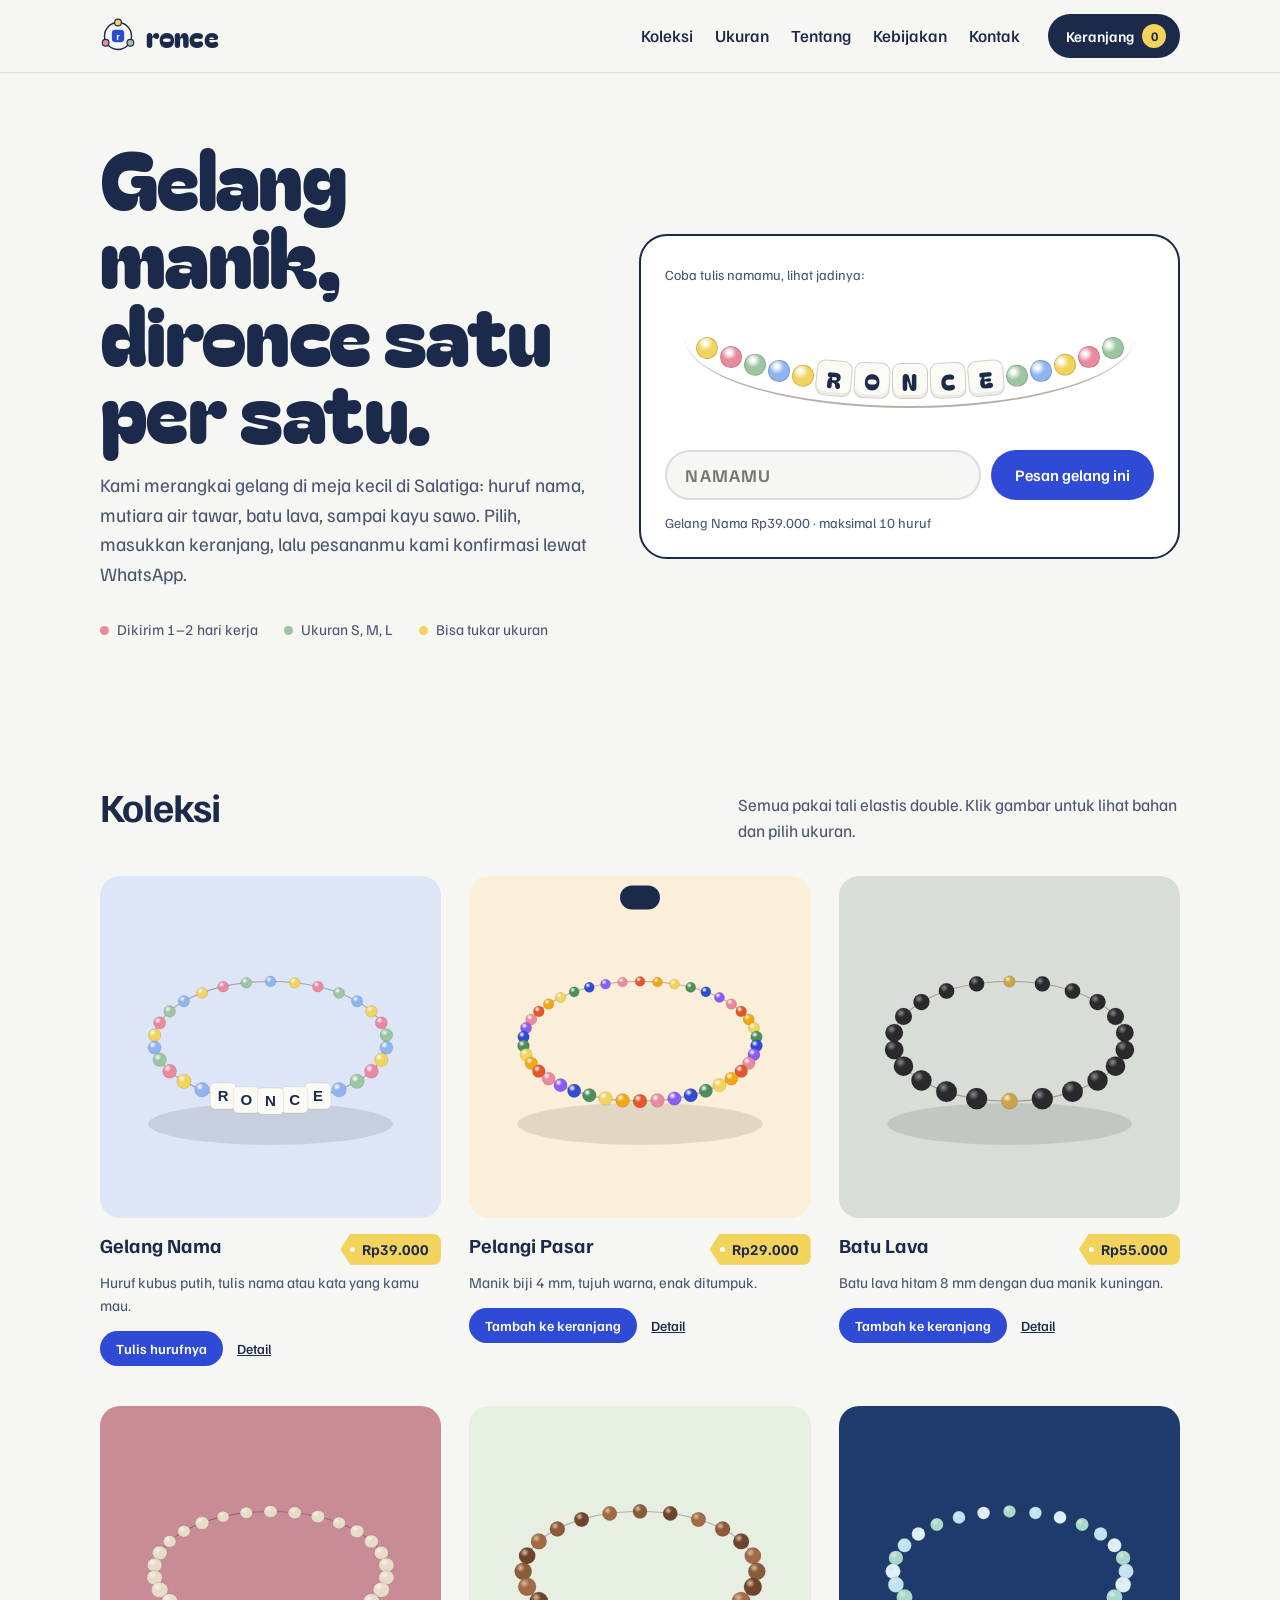
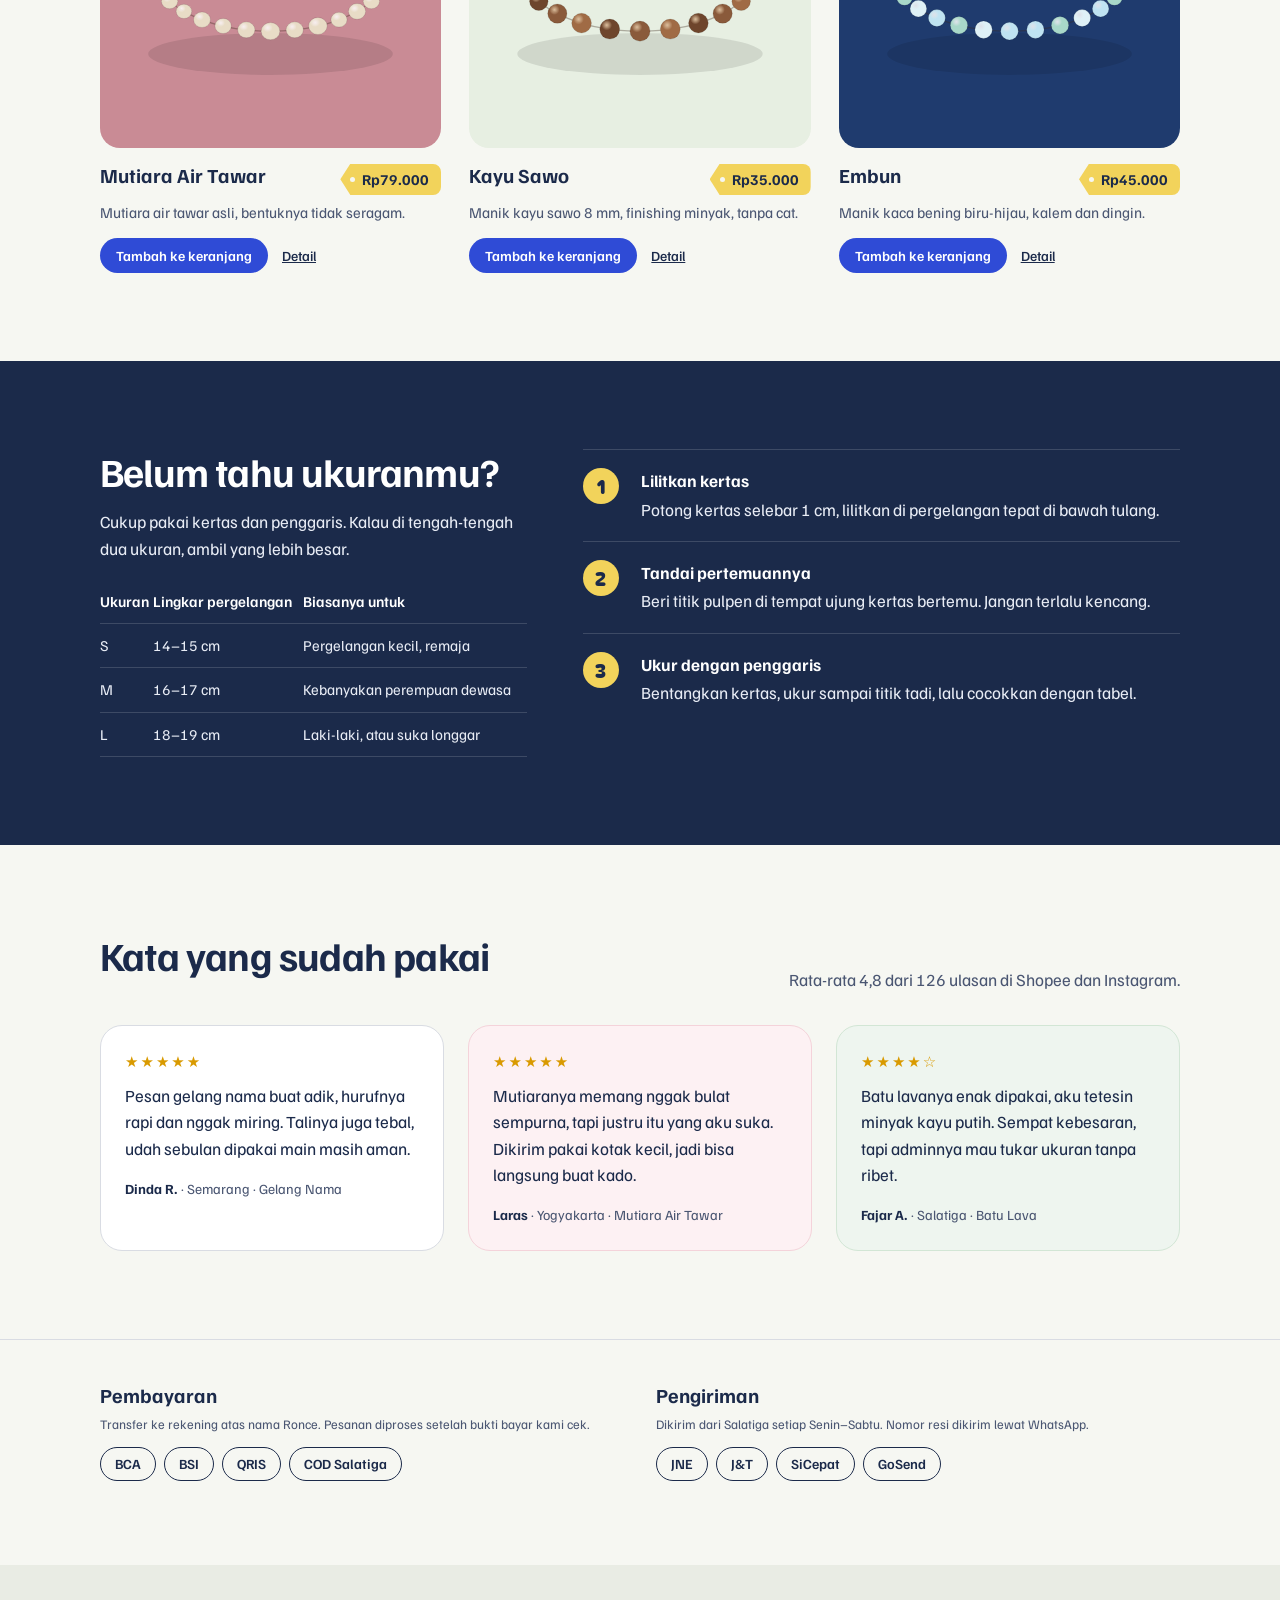
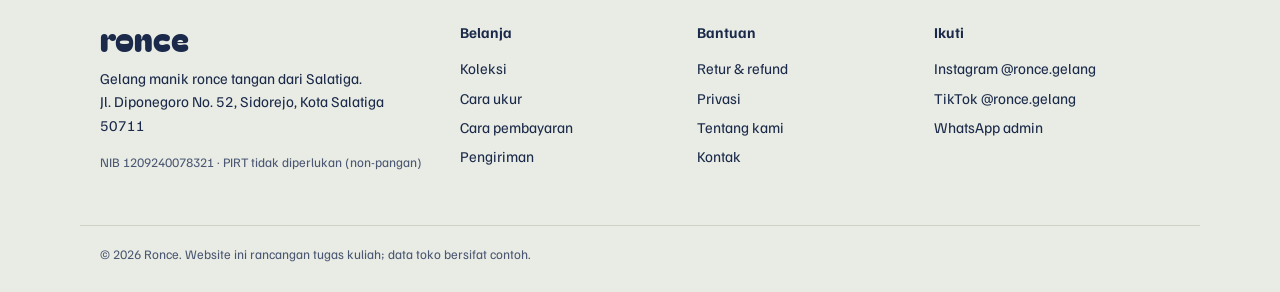
<file: index.html>
<!doctype html>
<html lang="id">
<head>
  <meta charset="utf-8">
  <meta name="viewport" content="width=device-width, initial-scale=1">
  <title>Ronce · Gelang manik ronce tangan dari Salatiga</title>
  <meta name="description" content="Gelang nama, mutiara air tawar, batu lava, dan manik kaca yang dironce satu per satu di Salatiga. Pesan lewat website, konfirmasi via WhatsApp.">
  <meta property="og:title" content="Ronce · Gelang manik ronce tangan">
  <meta property="og:description" content="Gelang manik yang dironce satu per satu di Salatiga.">
  <meta property="og:image" content="img/p-nama.svg">
  <meta name="theme-color" content="#F6F7F2">
  <link rel="icon" href="img/logo.svg" type="image/svg+xml">
  <link rel="preconnect" href="https://fonts.googleapis.com">
  <link rel="preconnect" href="https://fonts.gstatic.com" crossorigin>
  <link href="https://fonts.googleapis.com/css2?family=Bagel+Fat+One&family=Familjen+Grotesk:wght@400;500;600;700&display=swap" rel="stylesheet">
  <link rel="stylesheet" href="css/style.css">
</head>
<body data-page="home">
<main id="isi">

  <section class="hero">
    <div class="wrap hero-grid">
      <div>
        <h1>Gelang manik, dironce satu per satu.</h1>
        <p class="hero-lead">Kami merangkai gelang di meja kecil di Salatiga: huruf nama, mutiara air tawar, batu lava, sampai kayu sawo. Pilih, masukkan keranjang, lalu pesananmu kami konfirmasi lewat WhatsApp.</p>
        <ul class="facts">
          <li>Dikirim 1–2 hari kerja</li>
          <li>Ukuran S, M, L</li>
          <li>Bisa tukar ukuran</li>
        </ul>
      </div>

      <div class="maker" aria-labelledby="maker-h">
        <p class="maker-note" id="maker-h">Coba tulis namamu, lihat jadinya:</p>
        <div class="tali-wrap" aria-hidden="true"><div id="tali"></div></div>
        <div class="maker-form">
          <label for="nama-hero" class="sr" style="position:absolute;left:-999px">Huruf untuk gelang</label>
          <input id="nama-hero" maxlength="10" placeholder="NAMAMU" autocomplete="off">
          <button class="btn" id="pesan-hero" type="button">Pesan gelang ini</button>
        </div>
        <p class="maker-price">Gelang Nama Rp39.000 · maksimal 10 huruf</p>
      </div>
    </div>
  </section>

  <section class="section" id="koleksi">
    <div class="wrap">
      <div class="head-row">
        <h2>Koleksi</h2>
        <p>Semua pakai tali elastis double. Klik gambar untuk lihat bahan dan pilih ukuran.</p>
      </div>
      <div class="grid" id="grid"></div>
    </div>
  </section>

  <section class="section ukur" id="ukuran">
    <div class="wrap ukur-grid">
      <div>
        <h2>Belum tahu ukuranmu?</h2>
        <p>Cukup pakai kertas dan penggaris. Kalau di tengah-tengah dua ukuran, ambil yang lebih besar.</p>
        <table class="size-table">
          <thead><tr><th>Ukuran</th><th>Lingkar pergelangan</th><th>Biasanya untuk</th></tr></thead>
          <tbody>
            <tr><td>S</td><td>14–15 cm</td><td>Pergelangan kecil, remaja</td></tr>
            <tr><td>M</td><td>16–17 cm</td><td>Kebanyakan perempuan dewasa</td></tr>
            <tr><td>L</td><td>18–19 cm</td><td>Laki-laki, atau suka longgar</td></tr>
          </tbody>
        </table>
      </div>
      <ol class="steps">
        <li><div><strong>Lilitkan kertas</strong>Potong kertas selebar 1 cm, lilitkan di pergelangan tepat di bawah tulang.</div></li>
        <li><div><strong>Tandai pertemuannya</strong>Beri titik pulpen di tempat ujung kertas bertemu. Jangan terlalu kencang.</div></li>
        <li><div><strong>Ukur dengan penggaris</strong>Bentangkan kertas, ukur sampai titik tadi, lalu cocokkan dengan tabel.</div></li>
      </ol>
    </div>
  </section>

  <section class="section" id="ulasan">
    <div class="wrap">
      <div class="head-row">
        <h2>Kata yang sudah pakai</h2>
        <p>Rata-rata 4,8 dari 126 ulasan di Shopee dan Instagram.</p>
      </div>
      <div class="reviews">
        <figure class="review">
          <div class="stars" aria-label="5 dari 5 bintang">★★★★★</div>
          <blockquote>Pesan gelang nama buat adik, hurufnya rapi dan nggak miring. Talinya juga tebal, udah sebulan dipakai main masih aman.</blockquote>
          <figcaption><strong>Dinda R.</strong> · Semarang · Gelang Nama</figcaption>
        </figure>
        <figure class="review">
          <div class="stars" aria-label="5 dari 5 bintang">★★★★★</div>
          <blockquote>Mutiaranya memang nggak bulat sempurna, tapi justru itu yang aku suka. Dikirim pakai kotak kecil, jadi bisa langsung buat kado.</blockquote>
          <figcaption><strong>Laras</strong> · Yogyakarta · Mutiara Air Tawar</figcaption>
        </figure>
        <figure class="review">
          <div class="stars" aria-label="4 dari 5 bintang">★★★★☆</div>
          <blockquote>Batu lavanya enak dipakai, aku tetesin minyak kayu putih. Sempat kebesaran, tapi adminnya mau tukar ukuran tanpa ribet.</blockquote>
          <figcaption><strong>Fajar A.</strong> · Salatiga · Batu Lava</figcaption>
        </figure>
      </div>
    </div>
  </section>

  <section class="pay">
    <div class="wrap pay-grid">
      <div>
        <h3>Pembayaran</h3>
        <p class="note">Transfer ke rekening atas nama Ronce. Pesanan diproses setelah bukti bayar kami cek.</p>
        <ul class="chips"><li>BCA</li><li>BSI</li><li>QRIS</li><li>COD Salatiga</li></ul>
      </div>
      <div>
        <h3>Pengiriman</h3>
        <p class="note">Dikirim dari Salatiga setiap Senin–Sabtu. Nomor resi dikirim lewat WhatsApp.</p>
        <ul class="chips"><li>JNE</li><li>J&amp;T</li><li>SiCepat</li><li>GoSend</li></ul>
      </div>
    </div>
  </section>

</main>
<script src="js/app.js"></script>
</body>
</html>
</file>
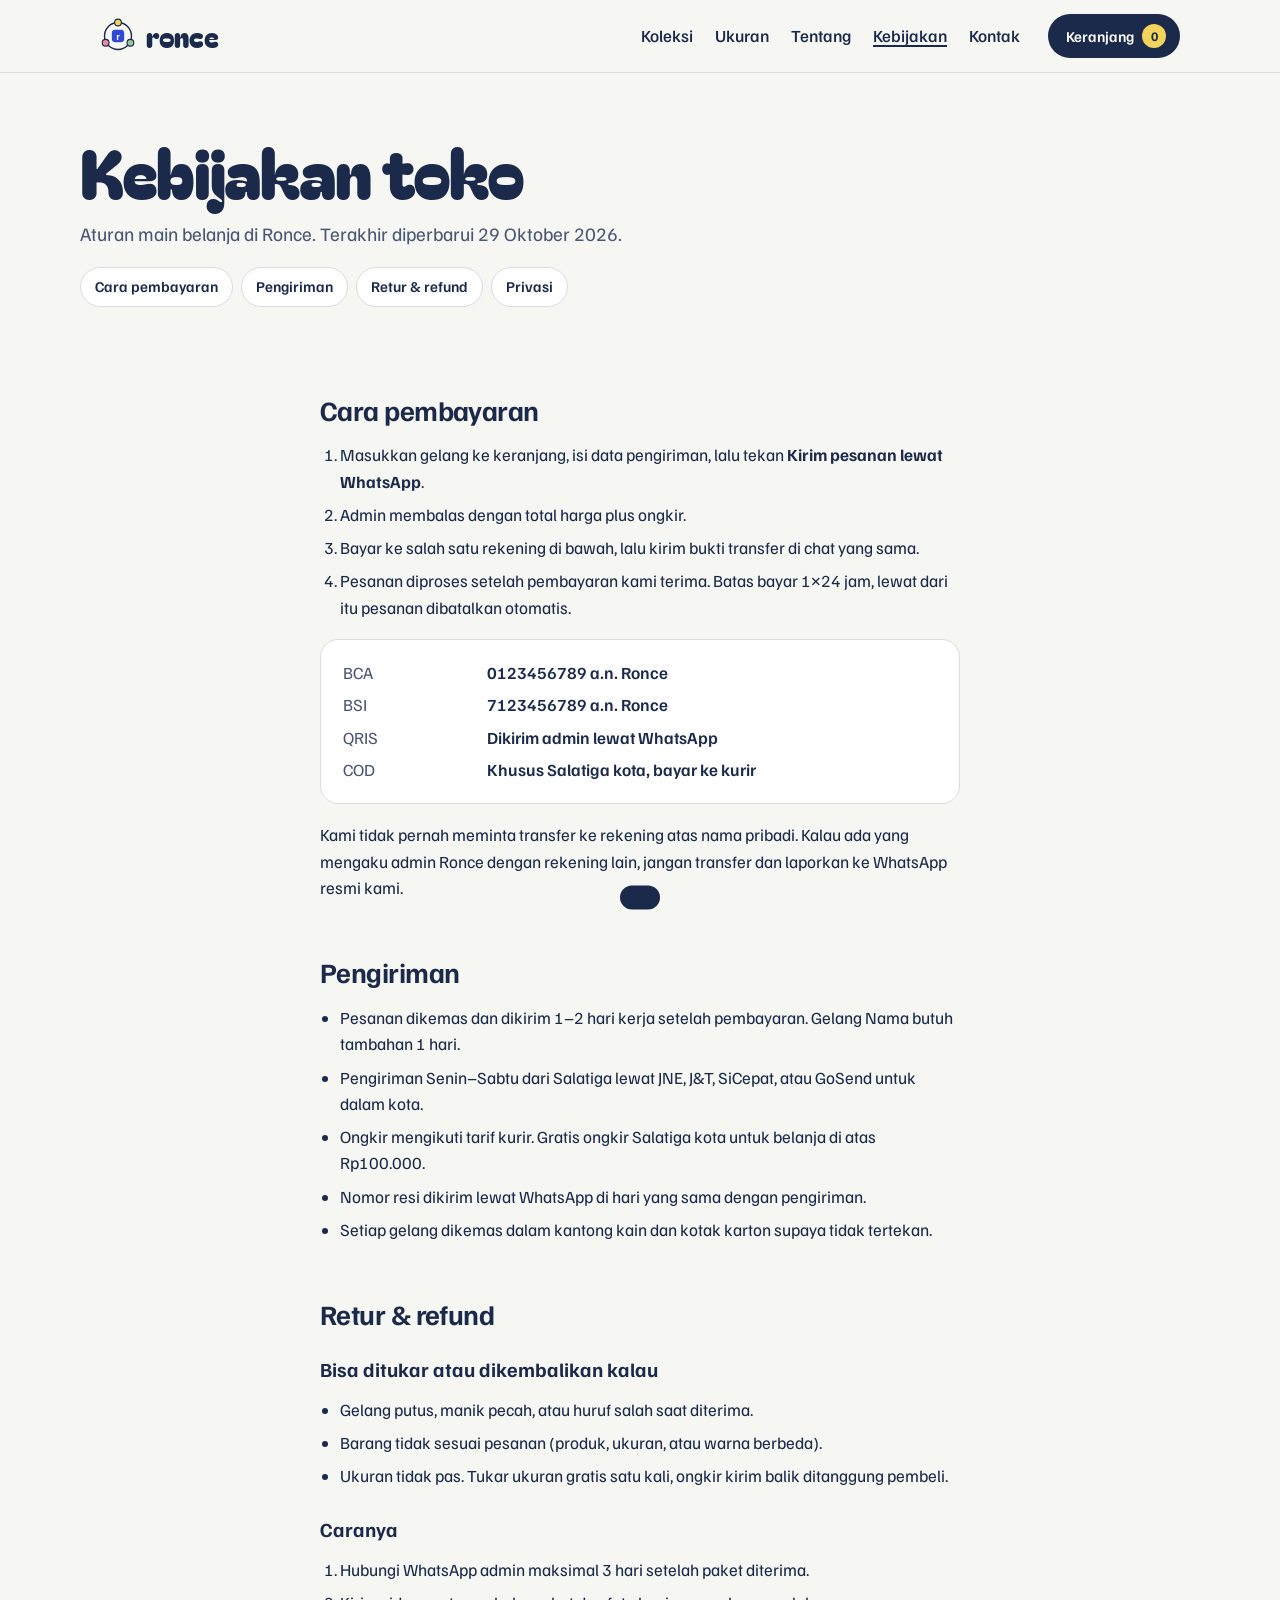
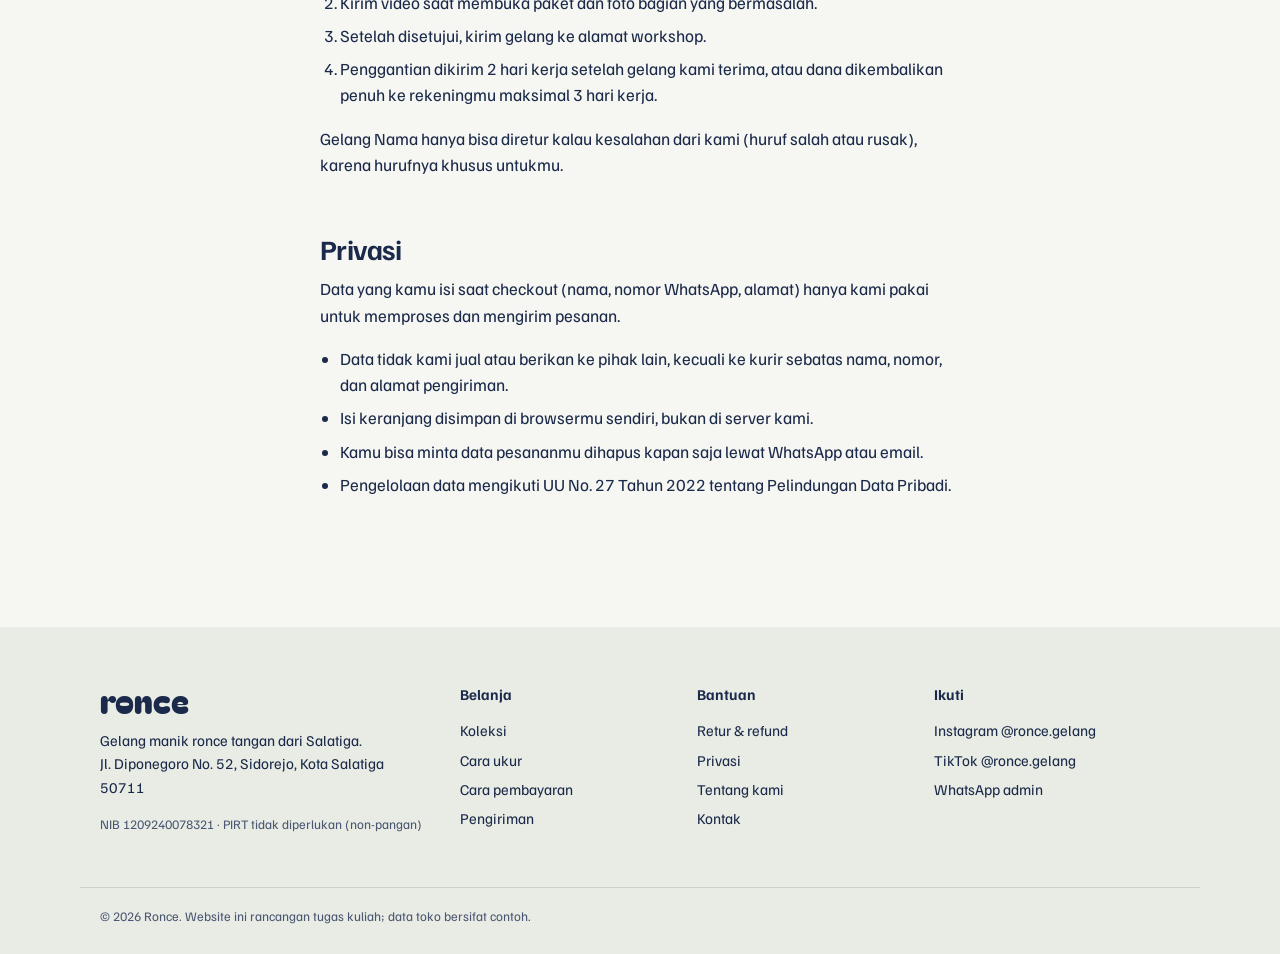
<file: kebijakan.html>
<!doctype html>
<html lang="id">
<head>
  <meta charset="utf-8">
  <meta name="viewport" content="width=device-width, initial-scale=1">
  <title>Kebijakan toko · Ronce</title>
  <meta name="description" content="Kebijakan pengiriman, retur dan refund, privasi, serta cara pembayaran di Ronce.">
  <meta property="og:title" content="Ronce · Gelang manik ronce tangan">
  <meta property="og:description" content="Gelang manik yang dironce satu per satu di Salatiga.">
  <meta property="og:image" content="img/p-nama.svg">
  <meta name="theme-color" content="#F6F7F2">
  <link rel="icon" href="img/logo.svg" type="image/svg+xml">
  <link rel="preconnect" href="https://fonts.googleapis.com">
  <link rel="preconnect" href="https://fonts.gstatic.com" crossorigin>
  <link href="https://fonts.googleapis.com/css2?family=Bagel+Fat+One&family=Familjen+Grotesk:wght@400;500;600;700&display=swap" rel="stylesheet">
  <link rel="stylesheet" href="css/style.css">
</head>
<body data-page="kebijakan">
<main id="isi">

  <section class="page-head wrap">
    <h1>Kebijakan toko</h1>
    <p>Aturan main belanja di Ronce. Terakhir diperbarui 29 Oktober 2026.</p>
    <ul class="toc">
      <li><a href="#bayar">Cara pembayaran</a></li>
      <li><a href="#kirim">Pengiriman</a></li>
      <li><a href="#retur">Retur &amp; refund</a></li>
      <li><a href="#privasi">Privasi</a></li>
    </ul>
  </section>
  <section class="wrap prose" style="padding-bottom:72px">
    <h2 id="bayar">Cara pembayaran</h2>
    <ol>
      <li>Masukkan gelang ke keranjang, isi data pengiriman, lalu tekan <strong>Kirim pesanan lewat WhatsApp</strong>.</li>
      <li>Admin membalas dengan total harga plus ongkir.</li>
      <li>Bayar ke salah satu rekening di bawah, lalu kirim bukti transfer di chat yang sama.</li>
      <li>Pesanan diproses setelah pembayaran kami terima. Batas bayar 1×24 jam, lewat dari itu pesanan dibatalkan otomatis.</li>
    </ol>
    <div class="box">
      <dl>
        <dt>BCA</dt><dd>0123456789 a.n. Ronce</dd>
        <dt>BSI</dt><dd>7123456789 a.n. Ronce</dd>
        <dt>QRIS</dt><dd>Dikirim admin lewat WhatsApp</dd>
        <dt>COD</dt><dd>Khusus Salatiga kota, bayar ke kurir</dd>
      </dl>
    </div>
    <p>Kami tidak pernah meminta transfer ke rekening atas nama pribadi. Kalau ada yang mengaku admin Ronce dengan rekening lain, jangan transfer dan laporkan ke WhatsApp resmi kami.</p>

    <h2 id="kirim">Pengiriman</h2>
    <ul>
      <li>Pesanan dikemas dan dikirim 1–2 hari kerja setelah pembayaran. Gelang Nama butuh tambahan 1 hari.</li>
      <li>Pengiriman Senin–Sabtu dari Salatiga lewat JNE, J&amp;T, SiCepat, atau GoSend untuk dalam kota.</li>
      <li>Ongkir mengikuti tarif kurir. Gratis ongkir Salatiga kota untuk belanja di atas Rp100.000.</li>
      <li>Nomor resi dikirim lewat WhatsApp di hari yang sama dengan pengiriman.</li>
      <li>Setiap gelang dikemas dalam kantong kain dan kotak karton supaya tidak tertekan.</li>
    </ul>

    <h2 id="retur">Retur &amp; refund</h2>
    <h3>Bisa ditukar atau dikembalikan kalau</h3>
    <ul>
      <li>Gelang putus, manik pecah, atau huruf salah saat diterima.</li>
      <li>Barang tidak sesuai pesanan (produk, ukuran, atau warna berbeda).</li>
      <li>Ukuran tidak pas. Tukar ukuran gratis satu kali, ongkir kirim balik ditanggung pembeli.</li>
    </ul>
    <h3>Caranya</h3>
    <ol>
      <li>Hubungi WhatsApp admin maksimal 3 hari setelah paket diterima.</li>
      <li>Kirim video saat membuka paket dan foto bagian yang bermasalah.</li>
      <li>Setelah disetujui, kirim gelang ke alamat workshop.</li>
      <li>Penggantian dikirim 2 hari kerja setelah gelang kami terima, atau dana dikembalikan penuh ke rekeningmu maksimal 3 hari kerja.</li>
    </ol>
    <p>Gelang Nama hanya bisa diretur kalau kesalahan dari kami (huruf salah atau rusak), karena hurufnya khusus untukmu.</p>

    <h2 id="privasi">Privasi</h2>
    <p>Data yang kamu isi saat checkout (nama, nomor WhatsApp, alamat) hanya kami pakai untuk memproses dan mengirim pesanan.</p>
    <ul>
      <li>Data tidak kami jual atau berikan ke pihak lain, kecuali ke kurir sebatas nama, nomor, dan alamat pengiriman.</li>
      <li>Isi keranjang disimpan di browsermu sendiri, bukan di server kami.</li>
      <li>Kamu bisa minta data pesananmu dihapus kapan saja lewat WhatsApp atau email.</li>
      <li>Pengelolaan data mengikuti UU No. 27 Tahun 2022 tentang Pelindungan Data Pribadi.</li>
    </ul>
  </section>
</main>
<script src="js/app.js"></script>
</body>
</html>
</file>
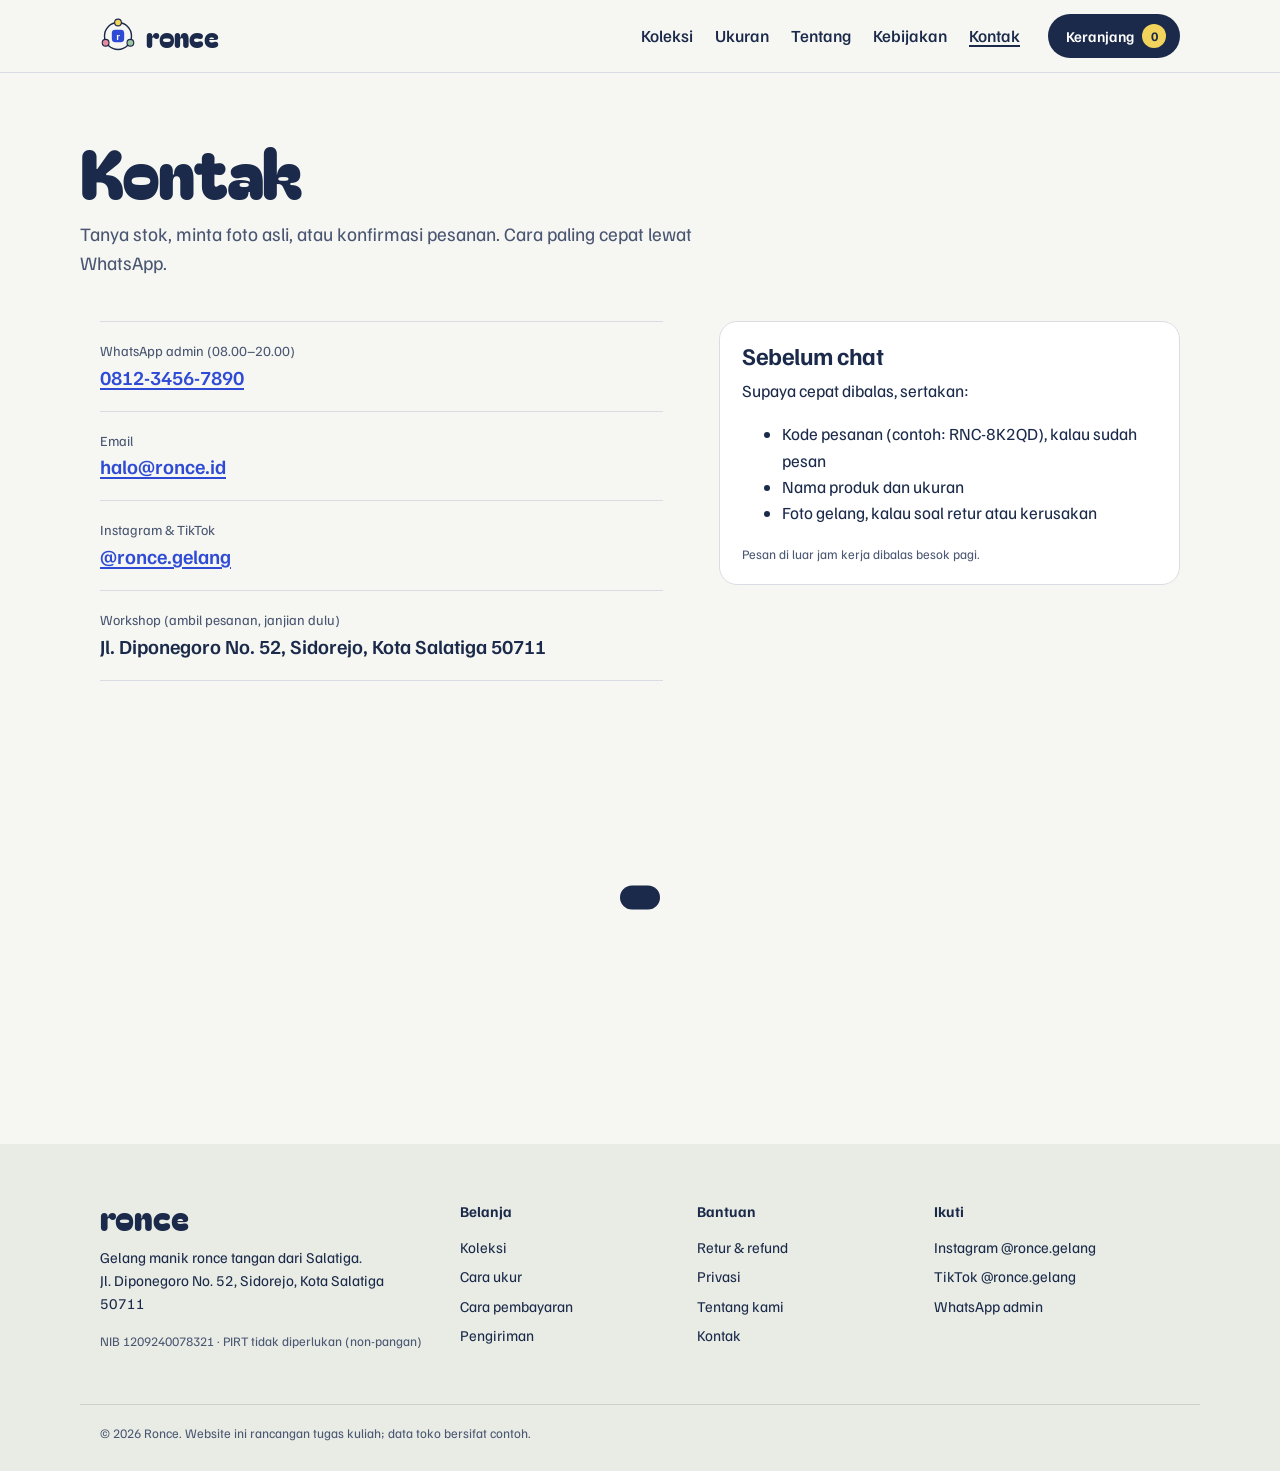
<file: kontak.html>
<!doctype html>
<html lang="id">
<head>
  <meta charset="utf-8">
  <meta name="viewport" content="width=device-width, initial-scale=1">
  <title>Kontak · Ronce</title>
  <meta name="description" content="Hubungi Ronce lewat WhatsApp, email, atau datang ke workshop di Salatiga.">
  <meta property="og:title" content="Ronce · Gelang manik ronce tangan">
  <meta property="og:description" content="Gelang manik yang dironce satu per satu di Salatiga.">
  <meta property="og:image" content="img/p-nama.svg">
  <meta name="theme-color" content="#F6F7F2">
  <link rel="icon" href="img/logo.svg" type="image/svg+xml">
  <link rel="preconnect" href="https://fonts.googleapis.com">
  <link rel="preconnect" href="https://fonts.gstatic.com" crossorigin>
  <link href="https://fonts.googleapis.com/css2?family=Bagel+Fat+One&family=Familjen+Grotesk:wght@400;500;600;700&display=swap" rel="stylesheet">
  <link rel="stylesheet" href="css/style.css">
</head>
<body data-page="kontak">
<main id="isi">

  <section class="page-head wrap">
    <h1>Kontak</h1>
    <p>Tanya stok, minta foto asli, atau konfirmasi pesanan. Cara paling cepat lewat WhatsApp.</p>
  </section>
  <section class="wrap split" style="padding-bottom:72px">
    <div>
      <ul class="contact-list">
        <li><span>WhatsApp admin (08.00–20.00)</span><a href="https://wa.me/6281234567890" target="_blank" rel="noopener">0812-3456-7890</a></li>
        <li><span>Email</span><a href="mailto:halo@ronce.id">halo@ronce.id</a></li>
        <li><span>Instagram &amp; TikTok</span><a href="https://instagram.com/" target="_blank" rel="noopener">@ronce.gelang</a></li>
        <li><span>Workshop (ambil pesanan, janjian dulu)</span><strong>Jl. Diponegoro No. 52, Sidorejo, Kota Salatiga 50711</strong></li>
      </ul>
      <iframe class="map" title="Peta lokasi workshop Ronce" loading="lazy" src="https://maps.google.com/maps?q=Sidorejo%20Salatiga&z=14&output=embed"></iframe>
    </div>
    <div class="box" style="margin-top:0">
      <h2 style="font-size:24px">Sebelum chat</h2>
      <p>Supaya cepat dibalas, sertakan:</p>
      <ul>
        <li>Kode pesanan (contoh: RNC-8K2QD), kalau sudah pesan</li>
        <li>Nama produk dan ukuran</li>
        <li>Foto gelang, kalau soal retur atau kerusakan</li>
      </ul>
      <p class="note" style="margin:0">Pesan di luar jam kerja dibalas besok pagi.</p>
    </div>
  </section>
</main>
<script src="js/app.js"></script>
</body>
</html>
</file>
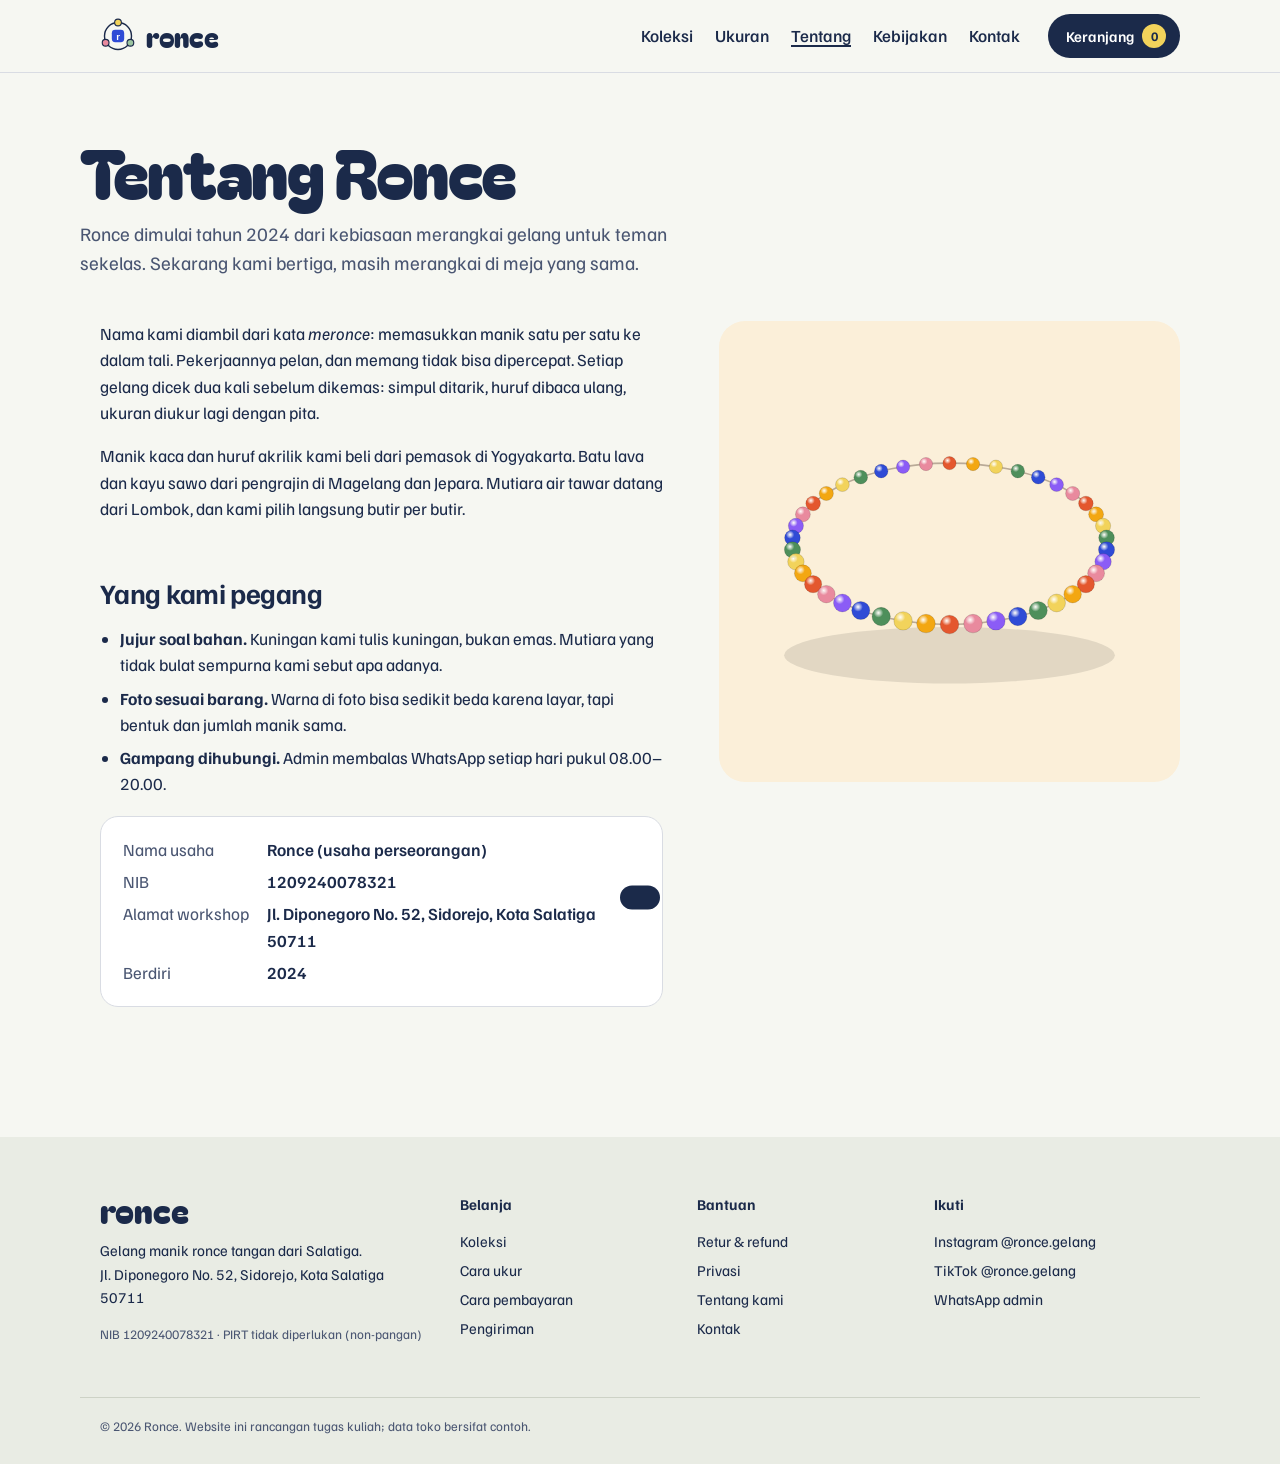
<file: tentang.html>
<!doctype html>
<html lang="id">
<head>
  <meta charset="utf-8">
  <meta name="viewport" content="width=device-width, initial-scale=1">
  <title>Tentang kami · Ronce</title>
  <meta name="description" content="Cerita di balik Ronce, gelang manik ronce tangan dari Salatiga.">
  <meta property="og:title" content="Ronce · Gelang manik ronce tangan">
  <meta property="og:description" content="Gelang manik yang dironce satu per satu di Salatiga.">
  <meta property="og:image" content="img/p-nama.svg">
  <meta name="theme-color" content="#F6F7F2">
  <link rel="icon" href="img/logo.svg" type="image/svg+xml">
  <link rel="preconnect" href="https://fonts.googleapis.com">
  <link rel="preconnect" href="https://fonts.gstatic.com" crossorigin>
  <link href="https://fonts.googleapis.com/css2?family=Bagel+Fat+One&family=Familjen+Grotesk:wght@400;500;600;700&display=swap" rel="stylesheet">
  <link rel="stylesheet" href="css/style.css">
</head>
<body data-page="tentang">
<main id="isi">

  <section class="page-head wrap">
    <h1>Tentang Ronce</h1>
    <p>Ronce dimulai tahun 2024 dari kebiasaan merangkai gelang untuk teman sekelas. Sekarang kami bertiga, masih merangkai di meja yang sama.</p>
  </section>
  <section class="wrap split" style="padding-bottom:72px">
    <div class="prose">
      <p>Nama kami diambil dari kata <em>meronce</em>: memasukkan manik satu per satu ke dalam tali. Pekerjaannya pelan, dan memang tidak bisa dipercepat. Setiap gelang dicek dua kali sebelum dikemas: simpul ditarik, huruf dibaca ulang, ukuran diukur lagi dengan pita.</p>
      <p>Manik kaca dan huruf akrilik kami beli dari pemasok di Yogyakarta. Batu lava dan kayu sawo dari pengrajin di Magelang dan Jepara. Mutiara air tawar datang dari Lombok, dan kami pilih langsung butir per butir.</p>
      <h2>Yang kami pegang</h2>
      <ul>
        <li><strong>Jujur soal bahan.</strong> Kuningan kami tulis kuningan, bukan emas. Mutiara yang tidak bulat sempurna kami sebut apa adanya.</li>
        <li><strong>Foto sesuai barang.</strong> Warna di foto bisa sedikit beda karena layar, tapi bentuk dan jumlah manik sama.</li>
        <li><strong>Gampang dihubungi.</strong> Admin membalas WhatsApp setiap hari pukul 08.00–20.00.</li>
      </ul>
      <div class="box">
        <dl>
          <dt>Nama usaha</dt><dd>Ronce (usaha perseorangan)</dd>
          <dt>NIB</dt><dd>1209240078321</dd>
          <dt>Alamat workshop</dt><dd>Jl. Diponegoro No. 52, Sidorejo, Kota Salatiga 50711</dd>
          <dt>Berdiri</dt><dd>2024</dd>
        </dl>
      </div>
    </div>
    <figure class="photo-ph" style="margin:0">
      <img src="img/p-pelangi.svg" alt="Gelang Pelangi Pasar di atas alas krem" width="600" height="600">
    </figure>
  </section>
</main>
<script src="js/app.js"></script>
</body>
</html>
</file>
<file: css/style.css>
/* Ronce — gaya utama */
:root {
  --paper: #F6F7F2;
  --ink: #1B2A4A;
  --ink-soft: #4A5672;
  --cobalt: #2F4BD6;
  --cobalt-dark: #2238A8;
  --butter: #F2D35B;
  --rose: #E98A9E;
  --mint: #9CC5A1;
  --line: #D9DCE3;
  --display: "Bagel Fat One", "Arial Black", sans-serif;
  --body: "Familjen Grotesk", system-ui, sans-serif;
  --wrap: 1120px;
}

*, *::before, *::after { box-sizing: border-box; }
html { scroll-behavior: smooth; scroll-padding-top: 84px; }
body {
  margin: 0;
  background: var(--paper);
  color: var(--ink);
  font: 17px/1.55 var(--body);
  -webkit-font-smoothing: antialiased;
}
img { max-width: 100%; height: auto; display: block; }
a { color: var(--cobalt); text-underline-offset: 3px; }
h1, h2, h3 { line-height: 1.1; margin: 0 0 .4em; }
h2 { font-size: clamp(28px, 4vw, 40px); letter-spacing: -.02em; font-weight: 700; }
h3 { font-size: 20px; font-weight: 700; }
p { margin: 0 0 1em; }
:focus-visible { outline: 3px solid var(--cobalt); outline-offset: 3px; border-radius: 6px; }

.skip { position: absolute; left: -999px; top: 8px; background: var(--ink); color: #fff; padding: 8px 14px; border-radius: 8px; z-index: 99; }
.skip:focus { left: 8px; }

.wrap { max-width: var(--wrap); margin: 0 auto; padding: 0 20px; }
.section { padding: 88px 0; }

/* ---------- header ---------- */
.top {
  position: sticky; top: 0; z-index: 20;
  display: flex; align-items: center; gap: 28px;
  padding: 14px max(20px, calc((100vw - var(--wrap)) / 2 + 20px));
  background: rgba(246, 247, 242, .92);
  backdrop-filter: blur(8px);
  border-bottom: 1px solid var(--line);
}
.brand { display: flex; align-items: center; gap: 10px; text-decoration: none; color: var(--ink); }
.brand span { font: 28px/1 var(--display); letter-spacing: -.01em; }
.nav { display: flex; gap: 22px; margin-left: auto; }
.nav a { color: var(--ink); text-decoration: none; font-weight: 500; }
.nav a:hover, .nav a[aria-current] { text-decoration: underline; text-decoration-thickness: 2px; }
.cart-btn {
  display: inline-flex; align-items: center; gap: 8px;
  font: 600 15px var(--body); color: #fff; background: var(--ink);
  border: 0; border-radius: 999px; padding: 10px 14px 10px 18px; cursor: pointer;
}
.cart-count {
  min-width: 24px; height: 24px; display: grid; place-items: center;
  background: var(--butter); color: var(--ink); border-radius: 50%; font-size: 13px; font-weight: 700;
}
.cart-count.bump { animation: bump .45s ease; }
@keyframes bump { 40% { transform: scale(1.45); } }

/* ---------- tombol ---------- */
.btn {
  display: inline-flex; align-items: center; justify-content: center;
  font: 600 16px var(--body); color: #fff; background: var(--cobalt);
  border: 0; border-radius: 999px; padding: 13px 24px; cursor: pointer; text-decoration: none;
}
.btn:hover { background: var(--cobalt-dark); }
.btn-sm { padding: 9px 16px; font-size: 14px; }
.btn-wide { width: 100%; }
.link { background: none; border: 0; padding: 4px; font: 500 14px var(--body); color: var(--ink); text-decoration: underline; cursor: pointer; }

/* ---------- hero ---------- */
.hero { padding: 64px 0 40px; overflow: hidden; }
.hero-grid { display: grid; grid-template-columns: 1fr 1.1fr; gap: 48px; align-items: center; }
.hero h1 {
  font: clamp(44px, 6.4vw, 82px)/.95 var(--display);
  letter-spacing: -.02em; margin-bottom: 22px; color: var(--ink);
}
.hero-lead { font-size: 19px; color: var(--ink-soft); max-width: 30em; }
.maker {
  background: #fff; border: 2px solid var(--ink); border-radius: 28px;
  padding: 28px 24px 24px; position: relative;
}
.maker-note { font-size: 14px; color: var(--ink-soft); margin-bottom: 6px; }
.tali-wrap { height: 150px; display: grid; place-items: center; position: relative; }
.tali-wrap::before {
  content: ""; position: absolute; left: 4%; right: 4%; top: 46px; height: 70px;
  border-bottom: 2px solid #b9b0a5; border-radius: 0 0 50% 50% / 0 0 100% 100%;
}
#tali { display: flex; align-items: flex-start; gap: 2px; position: relative; margin-top: -40px; }
#tali .b {
  width: 22px; height: 22px; border-radius: 50%;
  background: radial-gradient(circle at 35% 30%, #fff 0 8%, var(--c) 40%);
  border: 1px solid rgba(0,0,0,.15);
  margin-top: 8px;
}
#tali .h {
  width: 36px; height: 36px; display: grid; place-items: center;
  background: #FBFAF5; border: 1px solid rgba(0,0,0,.18); border-radius: 9px;
  font: 22px/1 var(--display); color: var(--ink);
  box-shadow: inset 0 -3px 0 rgba(0,0,0,.06);
}
.maker-form { display: flex; gap: 10px; margin-top: 8px; }
.maker-form input {
  flex: 1; min-width: 0; font: 600 18px var(--body); letter-spacing: .06em; text-transform: uppercase;
  border: 2px solid var(--line); border-radius: 999px; padding: 12px 18px; background: var(--paper); color: var(--ink);
}
.maker-form input:focus { border-color: var(--cobalt); outline: none; }
.maker-price { margin: 12px 0 0; font-size: 14px; color: var(--ink-soft); }

.facts { display: flex; flex-wrap: wrap; gap: 10px 26px; margin-top: 30px; padding: 0; list-style: none; font-size: 15px; color: var(--ink-soft); }
.facts li::before { content: ""; display: inline-block; width: 9px; height: 9px; border-radius: 50%; background: var(--rose); margin-right: 8px; }
.facts li:nth-child(2)::before { background: var(--mint); }
.facts li:nth-child(3)::before { background: var(--butter); }

/* ---------- katalog ---------- */
.head-row { display: flex; justify-content: space-between; align-items: end; gap: 20px; margin-bottom: 32px; }
.head-row p { max-width: 26em; color: var(--ink-soft); margin: 0; }
.grid { display: grid; grid-template-columns: repeat(3, 1fr); gap: 40px 28px; }
.card-img { padding: 0; border: 0; background: none; cursor: zoom-in; border-radius: 20px; overflow: hidden; display: block; width: 100%; }
.card-img img { aspect-ratio: 1; object-fit: cover; transition: transform .5s ease; }
.card-img:hover img { transform: scale(1.04); }
.card-body { padding-top: 16px; display: grid; grid-template-columns: 1fr auto; column-gap: 12px; }
.card-body h3 { margin: 0; }
.card-desc { grid-column: 1 / -1; color: var(--ink-soft); font-size: 15px; margin: 6px 0 14px; }
.card-act { grid-column: 1 / -1; display: flex; gap: 10px; align-items: center; }

/* label harga ala kartu gantung */
.tag {
  position: relative; display: inline-block; align-self: start;
  background: var(--butter); color: var(--ink); font-weight: 700; font-size: 15px;
  padding: 4px 12px 4px 22px; border-radius: 4px 8px 8px 4px; margin: 0;
  clip-path: polygon(10px 0, 100% 0, 100% 100%, 10px 100%, 0 50%);
}
.tag::before { content: ""; position: absolute; left: 10px; top: 50%; width: 5px; height: 5px; margin-top: -2.5px; border-radius: 50%; background: var(--paper); }

/* ---------- ukuran ---------- */
.ukur { background: var(--ink); color: #E8ECF5; }
.ukur h2 { color: #fff; }
.ukur-grid { display: grid; grid-template-columns: 1fr 1.4fr; gap: 56px; align-items: start; }
.steps { list-style: none; padding: 0; margin: 0; counter-reset: s; }
.steps li { counter-increment: s; display: grid; grid-template-columns: 44px 1fr; gap: 14px; padding: 18px 0; border-top: 1px solid rgba(255,255,255,.15); }
.steps li::before {
  content: counter(s); width: 36px; height: 36px; border-radius: 50%; display: grid; place-items: center;
  background: var(--butter); color: var(--ink); font: 18px/1 var(--display);
}
.steps strong { color: #fff; display: block; margin-bottom: 2px; }
.size-table { width: 100%; border-collapse: collapse; margin-top: 18px; font-size: 15px; }
.size-table th, .size-table td { text-align: left; padding: 10px 0; border-bottom: 1px solid rgba(255,255,255,.15); }
.size-table th { color: #fff; font-weight: 600; }

/* ---------- ulasan ---------- */
.reviews { display: grid; grid-template-columns: repeat(3, 1fr); gap: 24px; margin-top: 8px; }
.review { margin: 0; padding: 24px; border-radius: 22px; background: #fff; border: 1px solid var(--line); }
.review:nth-child(2) { background: #FDF1F3; border-color: #F4D3DA; }
.review:nth-child(3) { background: #EEF5EF; border-color: #D2E6D5; }
.stars { color: #D99A00; letter-spacing: 2px; font-size: 15px; margin-bottom: 10px; }
.review blockquote { margin: 0 0 16px; font-size: 17px; }
.review figcaption { font-size: 14px; color: var(--ink-soft); }
.review figcaption strong { color: var(--ink); }

/* ---------- pembayaran ---------- */
.pay { border-top: 1px solid var(--line); padding: 44px 0; }
.pay-grid { display: grid; grid-template-columns: repeat(2, 1fr); gap: 32px; }
.chips { display: flex; flex-wrap: wrap; gap: 8px; margin: 10px 0 0; padding: 0; list-style: none; }
.chips li { border: 1.5px solid var(--ink); border-radius: 999px; padding: 5px 14px; font-size: 14px; font-weight: 600; }

/* ---------- halaman teks ---------- */
.page-head { padding: 64px 0 24px; }
.page-head h1 { font: clamp(40px, 6vw, 68px)/1 var(--display); letter-spacing: -.02em; margin-bottom: 14px; }
.page-head p { font-size: 19px; color: var(--ink-soft); max-width: 34em; }
.prose { max-width: 680px; }
.prose h2 { font-size: 28px; margin-top: 56px; }
.prose h3 { margin-top: 28px; }
.prose ul, .prose ol { padding-left: 1.2em; }
.prose li { margin-bottom: .4em; }
.toc { display: flex; flex-wrap: wrap; gap: 8px; padding: 0; list-style: none; margin: 0 0 8px; }
.toc a { display: block; padding: 7px 14px; border-radius: 999px; background: #fff; border: 1.5px solid var(--line); text-decoration: none; color: var(--ink); font-weight: 600; font-size: 15px; }
.toc a:hover { border-color: var(--ink); }
.box { background: #fff; border: 1px solid var(--line); border-radius: 18px; padding: 20px 22px; margin: 18px 0; }
.box dl { display: grid; grid-template-columns: 130px 1fr; gap: 6px 14px; margin: 0; }
.box dt { color: var(--ink-soft); }
.box dd { margin: 0; font-weight: 600; }

.split { display: grid; grid-template-columns: 1.1fr .9fr; gap: 56px; align-items: start; }
.photo-ph { border-radius: 26px; overflow: hidden; }
.contact-list { list-style: none; padding: 0; margin: 0; }
.contact-list li { padding: 18px 0; border-top: 1px solid var(--line); }
.contact-list li:last-child { border-bottom: 1px solid var(--line); }
.contact-list span { display: block; font-size: 14px; color: var(--ink-soft); }
.contact-list a, .contact-list strong { font-size: 20px; font-weight: 600; }
.map { border: 0; width: 100%; height: 320px; border-radius: 22px; margin-top: 24px; }

/* ---------- footer ---------- */
.foot { background: #E9ECE4; margin-top: 40px; padding: 56px 0 28px; font-size: 15px; }
.foot-grid { max-width: var(--wrap); margin: 0 auto; padding: 0 20px; display: grid; grid-template-columns: 1.6fr 1fr 1fr 1.2fr; gap: 32px; }
.foot-brand { font: 34px/1 var(--display); margin-bottom: 12px; }
.foot-h { font-weight: 700; margin-bottom: 10px; }
.foot a { display: block; color: var(--ink); text-decoration: none; padding: 3px 0; }
.foot a:hover { text-decoration: underline; }
.legal { font-size: 13px; color: var(--ink-soft); }
.copy { max-width: var(--wrap); margin: 40px auto 0; padding: 18px 20px 0; border-top: 1px solid #CDD2C6; font-size: 13px; color: var(--ink-soft); }

/* ---------- drawer keranjang ---------- */
.scrim { position: fixed; inset: 0; background: rgba(27, 42, 74, .45); z-index: 40; }
.drawer {
  position: fixed; top: 0; right: 0; bottom: 0; width: min(440px, 100%); z-index: 50;
  background: var(--paper); display: flex; flex-direction: column;
  transform: translateX(100%); transition: transform .32s cubic-bezier(.2,.8,.2,1);
  visibility: hidden;
}
.drawer.open { transform: none; visibility: visible; }
.drawer-head { display: flex; justify-content: space-between; align-items: center; padding: 18px 22px; border-bottom: 1px solid var(--line); }
.drawer-head h2 { font-size: 24px; margin: 0; }
.x { width: 40px; height: 40px; border-radius: 50%; border: 1.5px solid var(--line); background: #fff; font-size: 24px; line-height: 1; cursor: pointer; color: var(--ink); }
.drawer-body { overflow-y: auto; padding: 8px 22px 28px; flex: 1; }
.empty { text-align: center; padding: 60px 0; color: var(--ink-soft); }
.lines { list-style: none; padding: 0; margin: 0; }
.line { display: grid; grid-template-columns: 64px 1fr auto; gap: 14px; padding: 16px 0; border-bottom: 1px solid var(--line); align-items: start; }
.line img { border-radius: 12px; }
.line-nama { font-weight: 700; margin: 0; }
.line-var { font-size: 14px; color: var(--ink-soft); margin: 2px 0 8px; }
.line-harga { font-weight: 700; margin: 0; }
.qty { display: inline-flex; align-items: center; border: 1.5px solid var(--line); border-radius: 999px; background: #fff; }
.qty button { width: 32px; height: 32px; border: 0; background: none; font-size: 18px; cursor: pointer; color: var(--ink); border-radius: 50%; }
.qty span { min-width: 26px; text-align: center; font-weight: 700; }
.sum { padding: 18px 0 6px; }
.sum p:first-child { display: flex; justify-content: space-between; font-size: 18px; margin-bottom: 6px; }
.note { font-size: 13px; color: var(--ink-soft); }
.checkout { margin-top: 10px; padding-top: 18px; border-top: 2px dashed var(--line); display: grid; gap: 12px; }
.checkout h3 { margin: 0; }
.checkout label, .fld { display: grid; gap: 5px; font-size: 14px; font-weight: 600; }
.checkout input, .checkout textarea, .checkout select, .fld input {
  font: 16px var(--body); color: var(--ink); background: #fff;
  border: 1.5px solid var(--line); border-radius: 12px; padding: 11px 13px; width: 100%;
}
.checkout input:focus, .checkout textarea:focus, .checkout select:focus, .fld input:focus { border-color: var(--cobalt); outline: none; }
.err { color: #B3261E; font-size: 14px; margin: 0; min-height: 1px; }

/* ---------- dialog detail ---------- */
.detail { border: 0; padding: 0; border-radius: 26px; width: min(880px, calc(100% - 24px)); max-height: calc(100vh - 24px); background: var(--paper); color: var(--ink); }
.detail::backdrop { background: rgba(27, 42, 74, .55); }
.detail[open] { animation: pop .25s ease; }
@keyframes pop { from { transform: translateY(12px); opacity: 0; } }
.detail-in { display: grid; grid-template-columns: 1fr 1fr; position: relative; }
.detail-in > img { height: 100%; object-fit: cover; aspect-ratio: 1; }
.detail-in .x { position: absolute; top: 14px; right: 14px; z-index: 2; }
.detail-txt { padding: 34px 30px 28px; display: grid; gap: 12px; align-content: start; }
.detail-txt h2 { font: 36px/1 var(--display); margin: 0; padding-right: 40px; }
.detail-txt p { margin: 0; }
.detail-txt .tag { justify-self: start; }
.bahan { font-size: 14px; color: var(--ink-soft); }
.fld input { text-transform: uppercase; letter-spacing: .08em; font-weight: 700; }
.sizes { border: 0; padding: 0; margin: 0; display: flex; flex-wrap: wrap; gap: 8px; }
.sizes legend { font-size: 14px; font-weight: 600; margin-bottom: 8px; padding: 0; }
.sizes legend a { font-weight: 500; margin-left: 6px; }
.sizes label { cursor: pointer; }
.sizes input { position: absolute; opacity: 0; }
.sizes span { display: block; padding: 8px 14px; border: 1.5px solid var(--line); border-radius: 999px; font-size: 14px; background: #fff; }
.sizes input:checked + span { background: var(--ink); color: #fff; border-color: var(--ink); }
.sizes input:focus-visible + span { outline: 3px solid var(--cobalt); outline-offset: 2px; }
.detail-act { display: flex; gap: 12px; align-items: center; margin-top: 6px; }
.detail-act .btn { flex: 1; }

/* ---------- toast ---------- */
.toast {
  position: fixed; left: 50%; bottom: 24px; z-index: 60;
  transform: translate(-50%, 140%); transition: transform .3s ease;
  background: var(--ink); color: #fff; padding: 12px 20px; border-radius: 999px; font-size: 15px;
  max-width: calc(100% - 32px);
}
.toast.show { transform: translate(-50%, 0); }

/* ---------- responsif ---------- */
@media (max-width: 920px) {
  .hero-grid, .ukur-grid, .split { grid-template-columns: 1fr; gap: 36px; }
  .grid { grid-template-columns: repeat(2, 1fr); }
  .reviews { grid-template-columns: 1fr; }
  .foot-grid { grid-template-columns: 1fr 1fr; }
  .nav { display: none; }
  .cart-btn { margin-left: auto; }
}
@media (max-width: 600px) {
  body { font-size: 16px; }
  .section { padding: 64px 0; }
  .hero { padding-top: 36px; }
  .grid { grid-template-columns: 1fr 1fr; gap: 28px 14px; }
  .card-body { grid-template-columns: 1fr; }
  .card-body .tag { margin-top: 6px; justify-self: start; }
  .card-desc { display: none; }
  .card-act { flex-wrap: wrap; margin-top: 10px; }
  .head-row { flex-direction: column; align-items: start; }
  .pay-grid { grid-template-columns: 1fr; }
  .detail-in { grid-template-columns: 1fr; }
  .detail-in > img { aspect-ratio: 16 / 10; }
  .detail-txt { padding: 22px 20px; }
  #tali .h { width: 28px; height: 28px; font-size: 17px; border-radius: 7px; }
  #tali .b { width: 16px; height: 16px; }
  .maker { padding: 22px 16px 18px; }
  .maker-form { flex-direction: column; }
  .box dl { grid-template-columns: 1fr; }
  .box dd { margin-bottom: 8px; }
  .mnav { display: flex; }
}

/* menu bawah di HP */
.mnav { display: none; position: sticky; top: 65px; z-index: 19; gap: 6px; overflow-x: auto; padding: 8px 16px; background: var(--paper); border-bottom: 1px solid var(--line); }
.mnav a { flex: none; padding: 6px 12px; border-radius: 999px; border: 1.5px solid var(--line); color: var(--ink); text-decoration: none; font-size: 14px; font-weight: 600; }
@media (max-width: 920px) { .mnav { display: flex; } }

@media (prefers-reduced-motion: reduce) {
  *, *::before, *::after { animation: none !important; transition: none !important; scroll-behavior: auto !important; }
}
</file>
